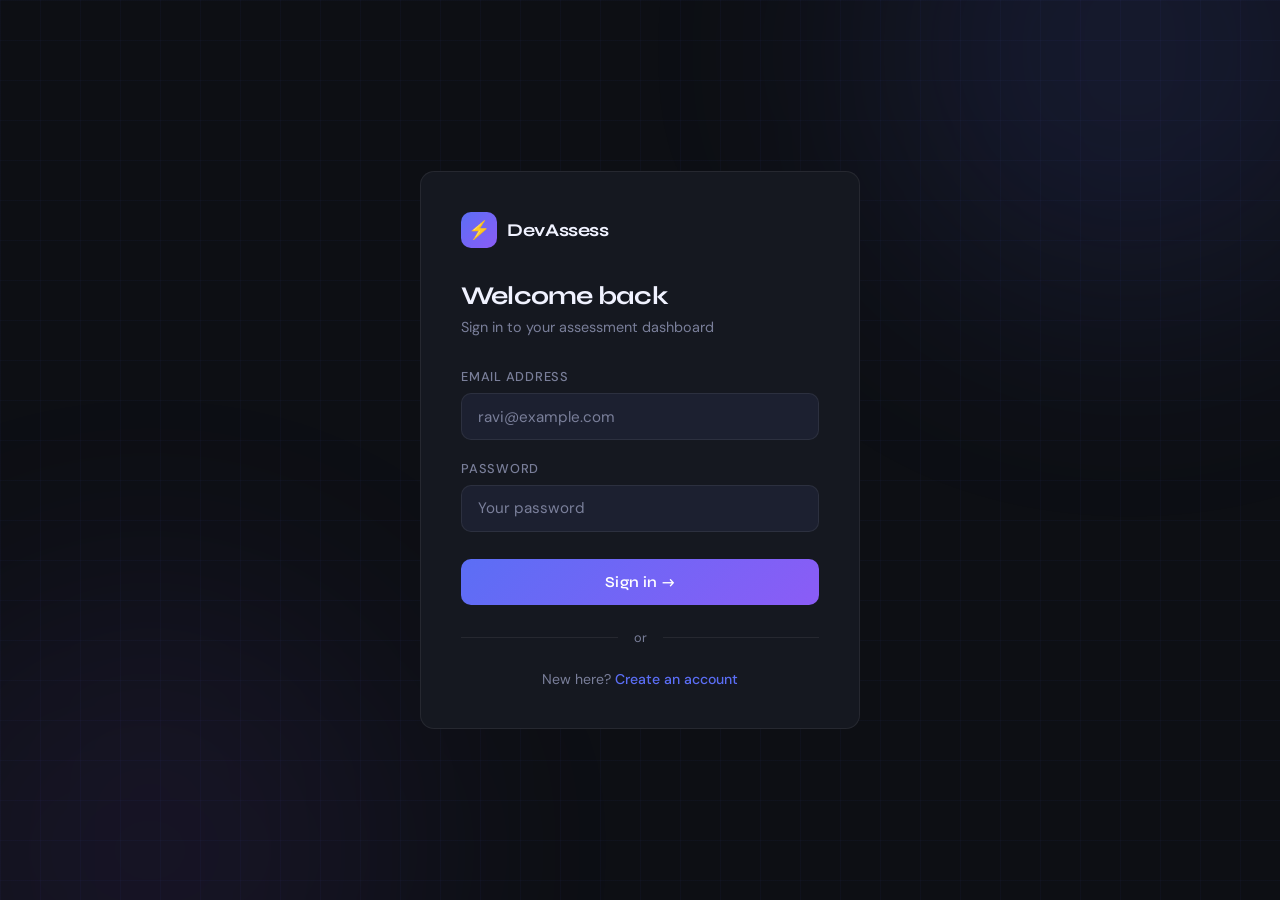
<file: Task2/index.html>
<!DOCTYPE html>
<html lang="en">
<head>
  <meta charset="UTF-8" />
  <meta http-equiv="refresh" content="0; url=login.html" />
  <title>DevAssess</title>
</head>
<body>
  <script>window.location.href = 'login.html';</script>
</body>
</html>
</file>
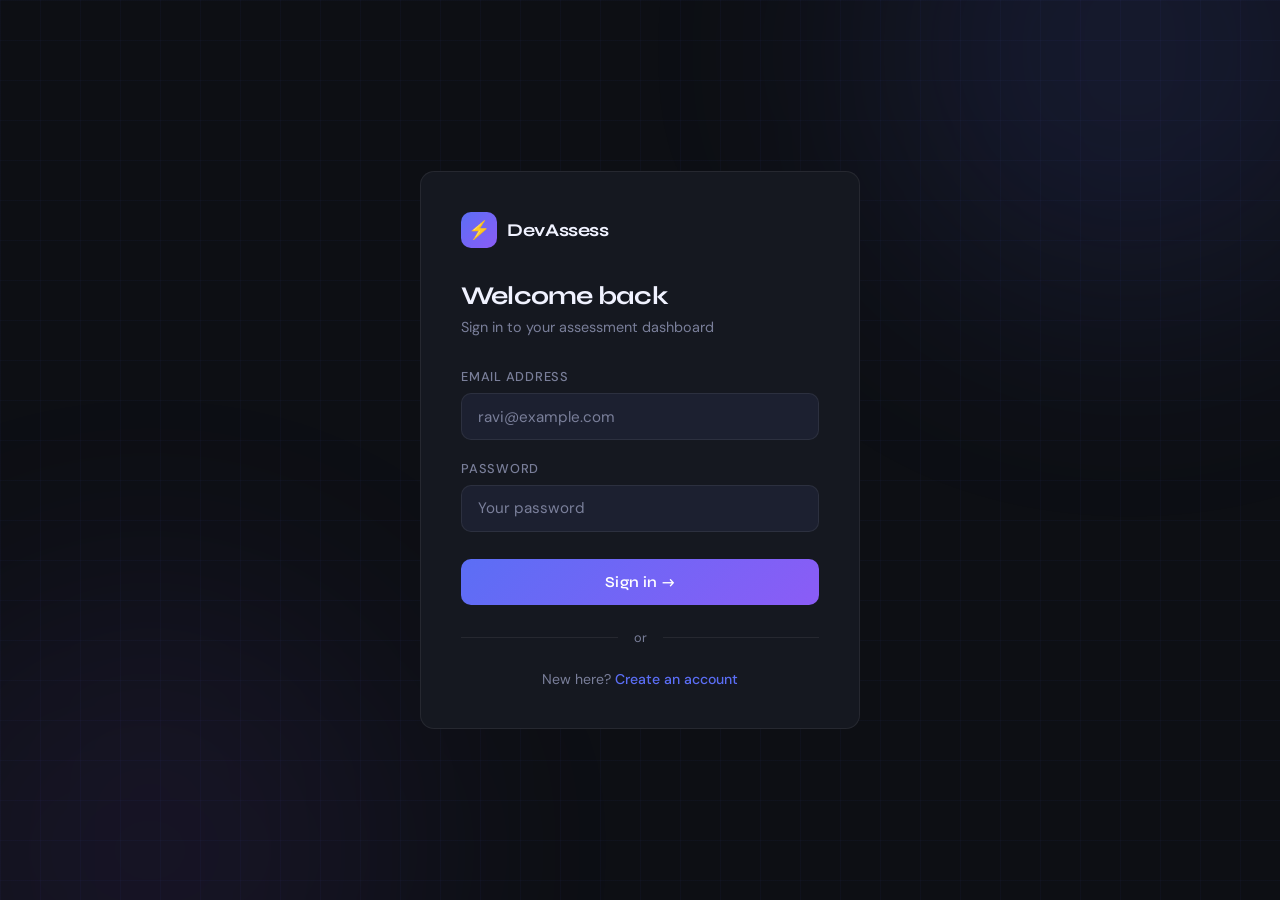
<file: Task2/dashboard.html>
<!DOCTYPE html>
<html lang="en">
<head>
  <meta charset="UTF-8" />
  <meta name="viewport" content="width=device-width, initial-scale=1.0" />
  <title>Dashboard — DevAssess</title>
  <link rel="stylesheet" href="css/style.css" />
  <style>
    body { align-items: flex-start; padding: 2rem; }
  </style>
</head>
<body>
  <div class="glow-orb top"></div>
  <div class="glow-orb bot"></div>

  <div class="dash-layout">

    <!-- Topbar -->
    <div class="topbar">
      <div class="logo">
        <div class="logo-icon" style="width:30px;height:30px;font-size:15px;">⚡</div>
        <div class="logo-text">DevAssess</div>
      </div>
      <div class="topbar-right">
        <div style="text-align:right;">
          <div style="font-size:0.88rem;font-weight:500;" id="user-name">—</div>
          <div style="font-size:0.75rem;color:var(--muted);" id="user-email">—</div>
        </div>
        <div class="avatar" id="avatar">—</div>
        <button class="btn-sm" onclick="logout()">Sign out</button>
      </div>
    </div>

    <!-- Greeting -->
    <div style="margin-bottom:1.5rem;">
      <h1 style="font-size:1.8rem;" id="greeting">Good day 👋</h1>
      <p style="color:var(--muted);font-size:0.9rem;margin-top:4px;">Here's your assessment overview</p>
    </div>

    <!-- Stats -->
    <div class="stats-grid">
      <div class="stat-card">
        <div class="stat-label">Assessment score</div>
        <div class="stat-value blue" id="stat-score">0%</div>
        <span class="stat-badge">↑ 4% this week</span>
      </div>
      <div class="stat-card">
        <div class="stat-label">Modules completed</div>
        <div class="stat-value purple" id="stat-modules">0</div>
        <span class="stat-badge">of 3 total</span>
      </div>
      <div class="stat-card">
        <div class="stat-label">Current streak</div>
        <div class="stat-value green" id="stat-streak">0 days</div>
        <span class="stat-badge">Keep it up!</span>
      </div>
      <div class="stat-card">
        <div class="stat-label">Status</div>
        <div class="stat-value" style="font-size:1.2rem;margin-top:6px;">✅ Active</div>
        <span class="stat-badge">Account verified</span>
      </div>
    </div>

    <!-- Main panels -->
    <div class="panels">

      <!-- Activity feed -->
      <div class="panel">
        <div class="panel-title">Recent activity <span>last 7 days</span></div>
        <div class="activity-item">
          <div class="act-dot blue"></div>
          <div class="act-text">Completed <strong>Registration Module</strong></div>
          <div class="act-time">2h ago</div>
        </div>
        <div class="activity-item">
          <div class="act-dot green"></div>
          <div class="act-text">Passed <strong>Login Module</strong> assessment</div>
          <div class="act-time">1d ago</div>
        </div>
        <div class="activity-item">
          <div class="act-dot purple"></div>
          <div class="act-text">Started <strong>Dashboard Module</strong></div>
          <div class="act-time">1d ago</div>
        </div>
        <div class="activity-item">
          <div class="act-dot blue"></div>
          <div class="act-text">Account created successfully</div>
          <div class="act-time">3d ago</div>
        </div>
        <div class="activity-item">
          <div class="act-dot green"></div>
          <div class="act-text">Profile setup completed</div>
          <div class="act-time">3d ago</div>
        </div>
      </div>

      <!-- Quick actions -->
      <div class="panel">
        <div class="panel-title">Quick actions</div>
        <div class="quick-actions">
          <button class="qa-btn" onclick="window.location.href='register.html'">
            <span class="qa-icon">📝</span> View Registration module
          </button>
          <button class="qa-btn" onclick="window.location.href='login.html'">
            <span class="qa-icon">🔐</span> View Login module
          </button>
          <button class="qa-btn">
            <span class="qa-icon">📊</span> View score report
          </button>
          <button class="qa-btn">
            <span class="qa-icon">📤</span> Export assessment
          </button>
          <button class="qa-btn" onclick="logout()" style="color:var(--danger);">
            <span class="qa-icon">🚪</span> Sign out
          </button>
        </div>
      </div>

    </div>
  </div>

  <script src="js/auth.js"></script>
  <script src="js/dashboard.js"></script>
</body>
</html>
</file>
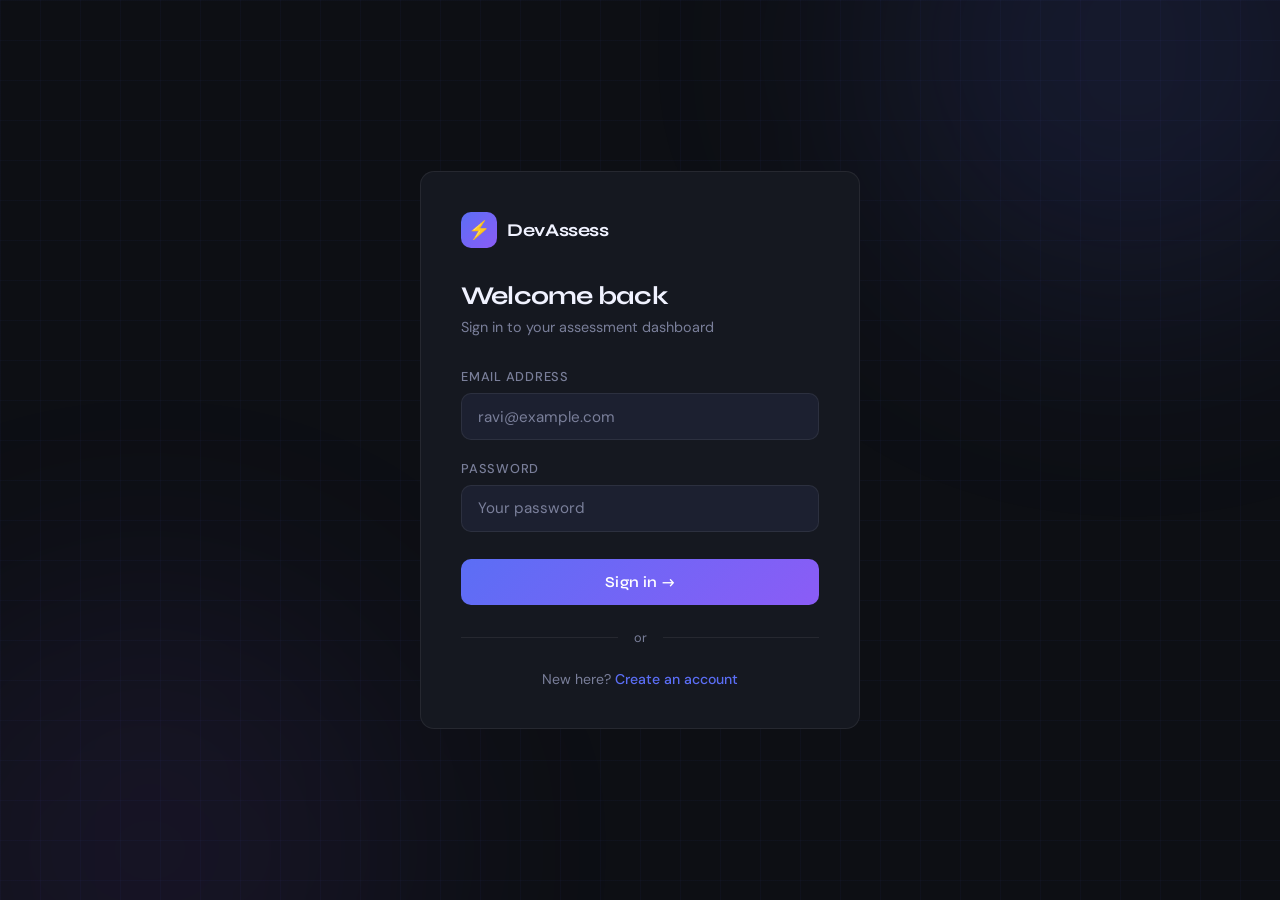
<file: Task2/login.html>
<!DOCTYPE html>
<html lang="en">
<head>
  <meta charset="UTF-8" />
  <meta name="viewport" content="width=device-width, initial-scale=1.0" />
  <title>Login — DevAssess</title>
  <link rel="stylesheet" href="css/style.css" />
</head>
<body>
  <div class="glow-orb top"></div>
  <div class="glow-orb bot"></div>

  <div class="card">
    <div class="logo">
      <div class="logo-icon">⚡</div>
      <div class="logo-text">DevAssess</div>
    </div>

    <h1>Welcome back</h1>
    <p class="subtitle">Sign in to your assessment dashboard</p>

    <div id="alert" class="alert"></div>

    <form id="login-form" onsubmit="handleLogin(event)">
      <div class="form-group">
        <label for="email">Email address</label>
        <input type="email" id="email" placeholder="ravi@example.com" autocomplete="email" />
      </div>
      <div class="form-group">
        <label for="password">Password</label>
        <input type="password" id="password" placeholder="Your password" autocomplete="current-password" />
      </div>
      <button type="submit" class="btn">Sign in →</button>
    </form>

    <div class="divider">or</div>

    <p class="link-row" style="margin-top:0">New here? <a href="register.html">Create an account</a></p>
  </div>

  <script src="js/auth.js"></script>
</body>
</html>
</file>
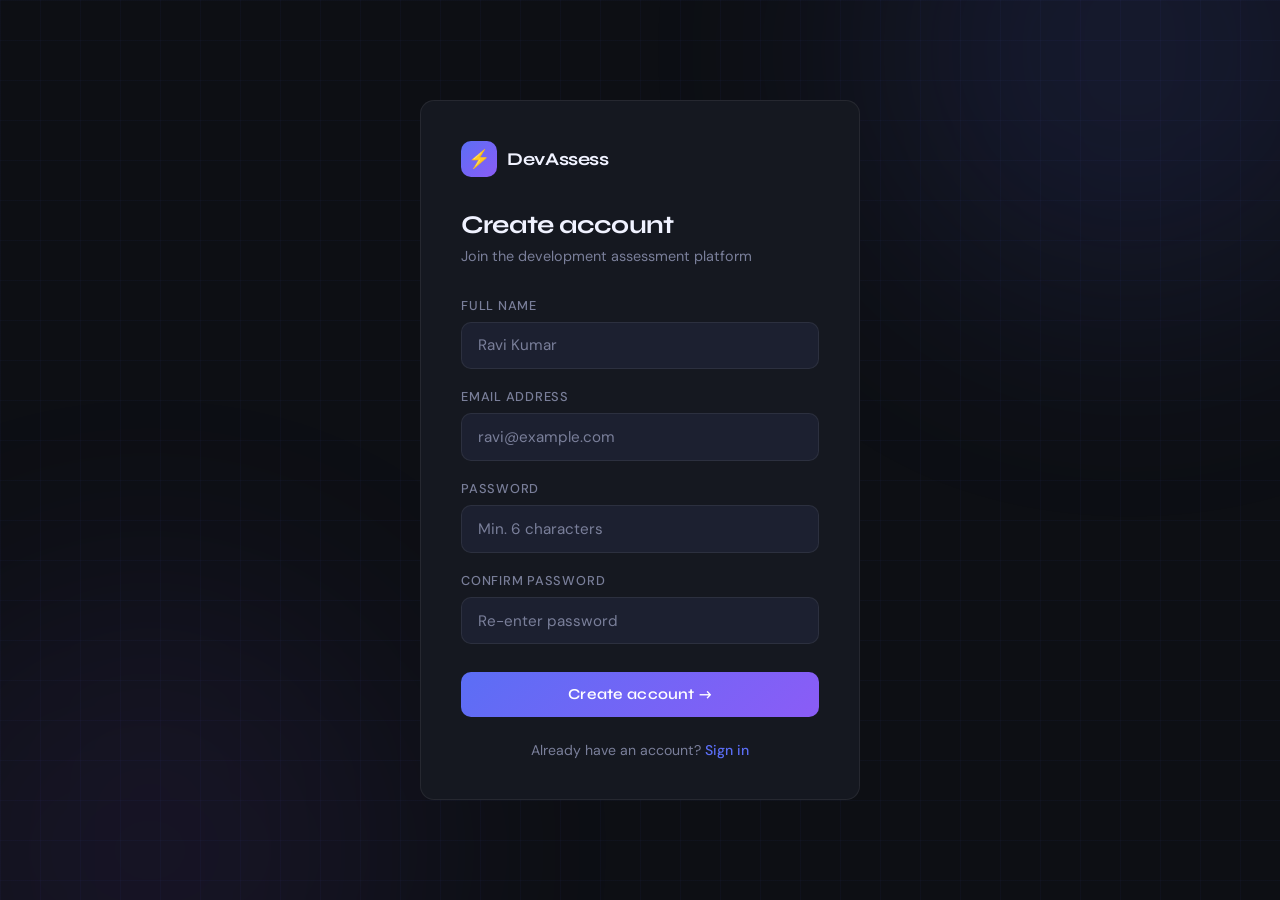
<file: Task2/register.html>
<!DOCTYPE html>
<html lang="en">
<head>
  <meta charset="UTF-8" />
  <meta name="viewport" content="width=device-width, initial-scale=1.0" />
  <title>Register — DevAssess</title>
  <link rel="stylesheet" href="css/style.css" />
</head>
<body>
  <div class="glow-orb top"></div>
  <div class="glow-orb bot"></div>

  <div class="card">
    <div class="logo">
      <div class="logo-icon">⚡</div>
      <div class="logo-text">DevAssess</div>
    </div>

    <h1>Create account</h1>
    <p class="subtitle">Join the development assessment platform</p>

    <div id="alert" class="alert"></div>

    <form id="register-form" onsubmit="handleRegister(event)">
      <div class="form-group">
        <label for="name">Full name</label>
        <input type="text" id="name" placeholder="Ravi Kumar" autocomplete="name" />
      </div>
      <div class="form-group">
        <label for="email">Email address</label>
        <input type="email" id="email" placeholder="ravi@example.com" autocomplete="email" />
      </div>
      <div class="form-group">
        <label for="password">Password</label>
        <input type="password" id="password" placeholder="Min. 6 characters" autocomplete="new-password" />
      </div>
      <div class="form-group">
        <label for="confirm">Confirm password</label>
        <input type="password" id="confirm" placeholder="Re-enter password" autocomplete="new-password" />
      </div>
      <button type="submit" class="btn">Create account →</button>
    </form>

    <p class="link-row">Already have an account? <a href="login.html">Sign in</a></p>
  </div>

  <script src="js/auth.js"></script>
</body>
</html>
</file>
<file: Task2/css/style.css>
@import url('https://fonts.googleapis.com/css2?family=Syne:wght@400;500;600;700;800&family=DM+Sans:wght@300;400;500&display=swap');

*, *::before, *::after { box-sizing: border-box; margin: 0; padding: 0; }

:root {
  --bg: #0d0f14;
  --bg2: #151820;
  --bg3: #1c2030;
  --border: rgba(255,255,255,0.07);
  --accent: #5b6ef5;
  --accent2: #8b5cf6;
  --text: #f0f2ff;
  --muted: #7a7f9a;
  --success: #34d399;
  --danger: #f87171;
  --font-head: 'Syne', sans-serif;
  --font-body: 'DM Sans', sans-serif;
  --radius: 14px;
}

body {
  background: var(--bg);
  color: var(--text);
  font-family: var(--font-body);
  min-height: 100vh;
  display: flex;
  align-items: center;
  justify-content: center;
  padding: 2rem;
}

/* Background grid pattern */
body::before {
  content: '';
  position: fixed;
  inset: 0;
  background-image:
    linear-gradient(rgba(91,110,245,0.04) 1px, transparent 1px),
    linear-gradient(90deg, rgba(91,110,245,0.04) 1px, transparent 1px);
  background-size: 40px 40px;
  pointer-events: none;
  z-index: 0;
}

.glow-orb {
  position: fixed;
  width: 500px;
  height: 500px;
  border-radius: 50%;
  filter: blur(120px);
  pointer-events: none;
  z-index: 0;
}
.glow-orb.top { background: rgba(91,110,245,0.12); top: -200px; right: -100px; }
.glow-orb.bot { background: rgba(139,92,246,0.08); bottom: -200px; left: -100px; }

.card {
  background: var(--bg2);
  border: 1px solid var(--border);
  border-radius: var(--radius);
  padding: 2.5rem;
  width: 100%;
  max-width: 440px;
  position: relative;
  z-index: 1;
  animation: fadeUp 0.5s ease both;
}

@keyframes fadeUp {
  from { opacity: 0; transform: translateY(20px); }
  to   { opacity: 1; transform: translateY(0); }
}

.logo {
  display: flex;
  align-items: center;
  gap: 10px;
  margin-bottom: 2rem;
}
.logo-icon {
  width: 36px; height: 36px;
  background: linear-gradient(135deg, var(--accent), var(--accent2));
  border-radius: 10px;
  display: flex; align-items: center; justify-content: center;
  font-size: 18px;
}
.logo-text {
  font-family: var(--font-head);
  font-weight: 700;
  font-size: 18px;
  letter-spacing: -0.02em;
}

h1 {
  font-family: var(--font-head);
  font-size: 1.6rem;
  font-weight: 700;
  letter-spacing: -0.03em;
  margin-bottom: 0.4rem;
}
.subtitle {
  color: var(--muted);
  font-size: 0.9rem;
  margin-bottom: 2rem;
}

.form-group {
  margin-bottom: 1.2rem;
}
label {
  display: block;
  font-size: 0.8rem;
  font-weight: 500;
  color: var(--muted);
  text-transform: uppercase;
  letter-spacing: 0.06em;
  margin-bottom: 0.5rem;
}
input {
  width: 100%;
  background: var(--bg3);
  border: 1px solid var(--border);
  border-radius: 10px;
  padding: 0.8rem 1rem;
  color: var(--text);
  font-family: var(--font-body);
  font-size: 0.95rem;
  outline: none;
  transition: border-color 0.2s, box-shadow 0.2s;
}
input::placeholder { color: var(--muted); }
input:focus {
  border-color: var(--accent);
  box-shadow: 0 0 0 3px rgba(91,110,245,0.15);
}

.btn {
  width: 100%;
  padding: 0.85rem;
  background: linear-gradient(135deg, var(--accent), var(--accent2));
  border: none;
  border-radius: 10px;
  color: #fff;
  font-family: var(--font-head);
  font-size: 0.95rem;
  font-weight: 600;
  letter-spacing: 0.01em;
  cursor: pointer;
  transition: opacity 0.2s, transform 0.15s;
  margin-top: 0.5rem;
}
.btn:hover { opacity: 0.92; transform: translateY(-1px); }
.btn:active { transform: scale(0.98); }

.divider {
  display: flex; align-items: center; gap: 1rem;
  margin: 1.5rem 0;
  color: var(--muted); font-size: 0.8rem;
}
.divider::before, .divider::after {
  content: ''; flex: 1;
  height: 1px; background: var(--border);
}

.link-row {
  text-align: center;
  font-size: 0.88rem;
  color: var(--muted);
  margin-top: 1.5rem;
}
.link-row a {
  color: var(--accent);
  text-decoration: none;
  font-weight: 500;
}
.link-row a:hover { text-decoration: underline; }

.alert {
  padding: 0.75rem 1rem;
  border-radius: 8px;
  font-size: 0.88rem;
  margin-bottom: 1.2rem;
  display: none;
}
.alert.error   { background: rgba(248,113,113,0.1); border: 1px solid rgba(248,113,113,0.3); color: var(--danger); }
.alert.success { background: rgba(52,211,153,0.1);  border: 1px solid rgba(52,211,153,0.3);  color: var(--success); }
.alert.show    { display: block; animation: fadeUp 0.3s ease; }

/* Dashboard specific */
.dash-layout {
  max-width: 1100px;
  width: 100%;
  position: relative;
  z-index: 1;
  animation: fadeUp 0.5s ease both;
}
.topbar {
  display: flex; align-items: center; justify-content: space-between;
  background: var(--bg2);
  border: 1px solid var(--border);
  border-radius: var(--radius);
  padding: 1rem 1.5rem;
  margin-bottom: 1.5rem;
}
.topbar-right { display: flex; align-items: center; gap: 1rem; }
.avatar {
  width: 36px; height: 36px; border-radius: 50%;
  background: linear-gradient(135deg, var(--accent), var(--accent2));
  display: flex; align-items: center; justify-content: center;
  font-family: var(--font-head); font-weight: 700; font-size: 14px;
}
.btn-sm {
  padding: 0.5rem 1rem;
  background: var(--bg3);
  border: 1px solid var(--border);
  border-radius: 8px;
  color: var(--muted);
  font-family: var(--font-body);
  font-size: 0.85rem;
  cursor: pointer;
  transition: color 0.2s, border-color 0.2s;
}
.btn-sm:hover { color: var(--text); border-color: rgba(255,255,255,0.2); }

.stats-grid {
  display: grid;
  grid-template-columns: repeat(auto-fit, minmax(180px, 1fr));
  gap: 1rem;
  margin-bottom: 1.5rem;
}
.stat-card {
  background: var(--bg2);
  border: 1px solid var(--border);
  border-radius: var(--radius);
  padding: 1.4rem;
}
.stat-label { font-size: 0.78rem; color: var(--muted); text-transform: uppercase; letter-spacing: 0.06em; margin-bottom: 0.6rem; }
.stat-value { font-family: var(--font-head); font-size: 2rem; font-weight: 700; letter-spacing: -0.04em; }
.stat-value.blue   { color: var(--accent); }
.stat-value.purple { color: var(--accent2); }
.stat-value.green  { color: var(--success); }
.stat-value.red    { color: var(--danger); }
.stat-badge {
  display: inline-block;
  margin-top: 0.5rem;
  font-size: 0.75rem;
  padding: 2px 8px;
  border-radius: 99px;
  background: rgba(52,211,153,0.1);
  color: var(--success);
}

.panels {
  display: grid;
  grid-template-columns: 2fr 1fr;
  gap: 1rem;
}
@media (max-width: 700px) { .panels { grid-template-columns: 1fr; } }

.panel {
  background: var(--bg2);
  border: 1px solid var(--border);
  border-radius: var(--radius);
  padding: 1.5rem;
}
.panel-title {
  font-family: var(--font-head);
  font-size: 0.95rem;
  font-weight: 600;
  margin-bottom: 1.2rem;
  display: flex; align-items: center; justify-content: space-between;
}
.panel-title span { color: var(--muted); font-size: 0.78rem; font-family: var(--font-body); font-weight: 400; }

.activity-item {
  display: flex; align-items: center; gap: 12px;
  padding: 0.7rem 0;
  border-bottom: 1px solid var(--border);
}
.activity-item:last-child { border-bottom: none; }
.act-dot { width: 8px; height: 8px; border-radius: 50%; flex-shrink: 0; }
.act-dot.blue { background: var(--accent); }
.act-dot.green { background: var(--success); }
.act-dot.purple { background: var(--accent2); }
.act-text { font-size: 0.88rem; flex: 1; }
.act-time { font-size: 0.78rem; color: var(--muted); }

.quick-actions { display: flex; flex-direction: column; gap: 0.7rem; }
.qa-btn {
  background: var(--bg3);
  border: 1px solid var(--border);
  border-radius: 10px;
  padding: 0.8rem 1rem;
  color: var(--text);
  font-family: var(--font-body);
  font-size: 0.88rem;
  cursor: pointer;
  text-align: left;
  transition: border-color 0.2s, background 0.2s;
  display: flex; align-items: center; gap: 10px;
}
.qa-btn:hover { border-color: var(--accent); background: rgba(91,110,245,0.08); }
.qa-icon { font-size: 18px; opacity: 0.7; }
</file>
